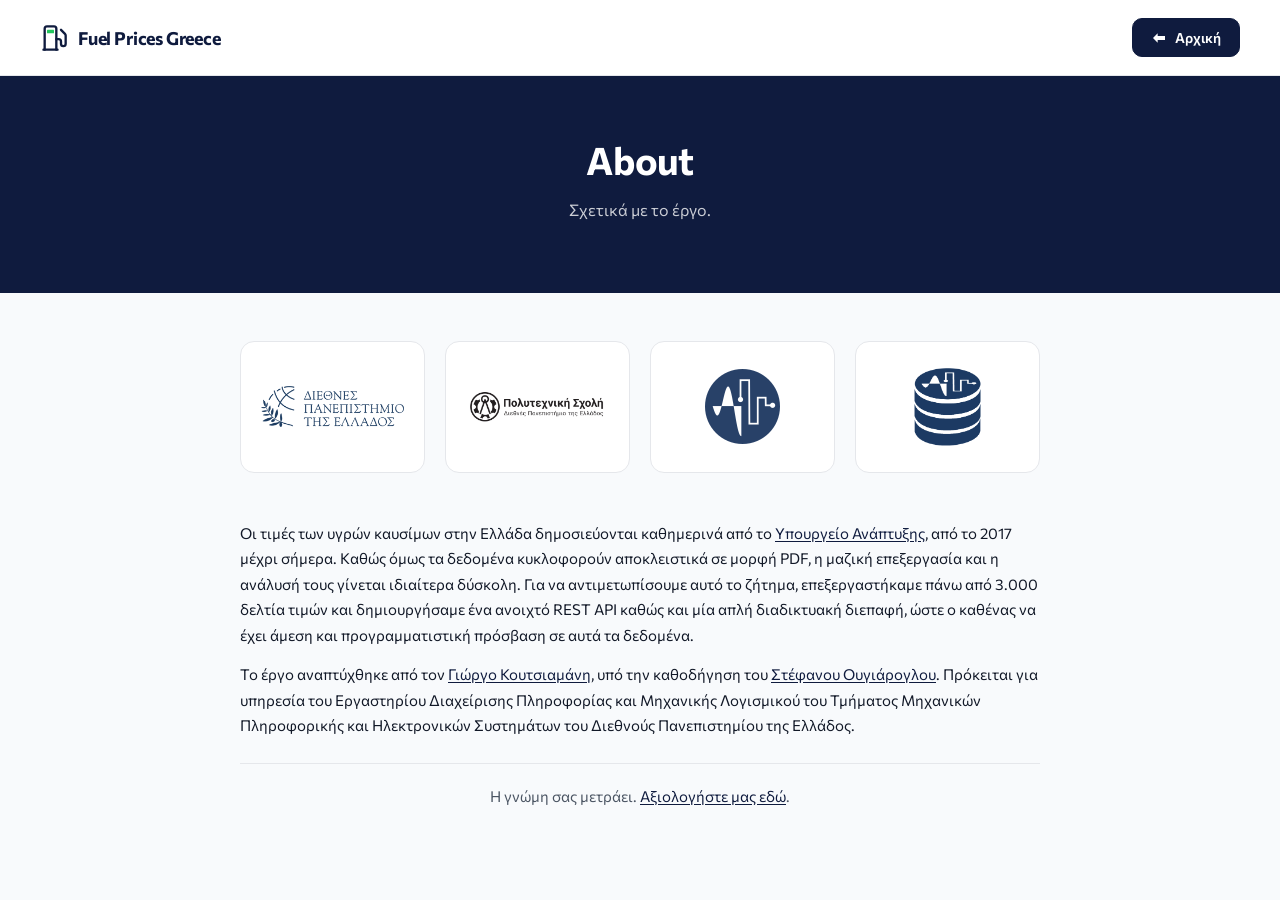
<file: about.html>
<!DOCTYPE html>
<html lang="el">
<head>
    <meta charset="UTF-8">
    <meta name="viewport" content="width=device-width, initial-scale=1.0">
    <title>About &mdash; Fuel Prices Greece</title>
    <meta name="description" content="Πληροφορίες για το έργο Fuel Prices Greece και τους ακαδημαϊκούς φορείς που το υποστηρίζουν.">

    <link rel="icon" type="image/svg+xml" href="favicon.svg">
    <link rel="preconnect" href="https://fonts.googleapis.com">
    <link rel="preconnect" href="https://fonts.gstatic.com" crossorigin>
    <link href="https://fonts.googleapis.com/css2?family=Commissioner:wght@100..900&display=swap" rel="stylesheet">
    <link rel="stylesheet" href="frontend/style.css">
</head>
<body>
    <header class="site-header">
        <a class="brand" href="/fuel">
            <svg class="brand-icon" viewBox="0 0 24 24" aria-hidden="true">
                <path d="M14 22V4a2 2 0 0 0-2-2H6a2 2 0 0 0-2 2v18" fill="none" stroke="#0f1b3e" stroke-width="2" stroke-linecap="round" stroke-linejoin="round"/>
                <line x1="3" y1="22" x2="15" y2="22" stroke="#0f1b3e" stroke-width="2" stroke-linecap="round"/>
                <rect x="6" y="5" width="6" height="3" rx="0.5" fill="#22c55e"/>
                <path d="M14 13h2a2 2 0 0 1 2 2v2a2 2 0 0 0 2 2 2 2 0 0 0 2-2V9.83a2 2 0 0 0-.59-1.42L18 5" fill="none" stroke="#0f1b3e" stroke-width="2" stroke-linecap="round" stroke-linejoin="round"/>
            </svg>
            <span class="brand-text">Fuel Prices Greece</span>
        </a>
        <div class="nav-actions">
            <a class="api-button" href="/fuel">
                <svg viewBox="0 0 24 24" aria-hidden="true" width="16" height="16">
                    <path d="M10 19l-7-7 7-7v4h11v6H10v4z" fill="currentColor"/>
                </svg>
                Αρχική
            </a>
        </div>
    </header>

    <section class="docs-hero">
        <div class="docs-hero-inner">
            <h1>About</h1>
            <p>Σχετικά με το έργο.</p>
        </div>
    </section>

    <main class="about-content">
        <section class="about-logos">
            <a href="https://www.ihu.gr/" target="_blank" rel="noopener" aria-label="International Hellenic University">
                <img src="frontend/logos/ihu-gr-logo-created17m519.png" alt="International Hellenic University">
            </a>
            <a href="https://www.ihu.gr/sxoles/polytechniki-sxoli#skopos" target="_blank" rel="noopener" aria-label="Σχολή Πολυτεχνική">
                <img src="frontend/logos/Logo_Polytexnikis.jpg" alt="Σχολή Πολυτεχνική">
            </a>
            <a href="https://iee.ihu.gr/" target="_blank" rel="noopener" aria-label="Τμήμα Μηχανικών Πληροφορικής, Υπολογιστών και Τηλεπικοινωνιών">
                <img src="frontend/logos/iee.png" alt="Τμήμα Μηχανικών Πληροφορικής, Υπολογιστών και Τηλεπικοινωνιών">
            </a>
            <a href="https://imselab.iee.ihu.gr/" target="_blank" rel="noopener" aria-label="IMSE Lab">
                <img src="frontend/logos/imselab1bt.png" alt="IMSE Lab">
            </a>
        </section>

        <section class="about-text">
            <p>Οι τιμές των υγρών καυσίμων στην Ελλάδα δημοσιεύονται καθημερινά από το <a href="https://www.fuelprices.gr/deltia_dn.view" target="_blank" rel="noopener">Υπουργείο Ανάπτυξης</a>, από το 2017 μέχρι σήμερα. Καθώς όμως τα δεδομένα κυκλοφορούν αποκλειστικά σε μορφή PDF, η μαζική επεξεργασία και η ανάλυσή τους γίνεται ιδιαίτερα δύσκολη. Για να αντιμετωπίσουμε αυτό το ζήτημα, επεξεργαστήκαμε πάνω από 3.000 δελτία τιμών και δημιουργήσαμε ένα ανοιχτό REST API καθώς και μία απλή διαδικτυακή διεπαφή, ώστε ο καθένας να έχει άμεση και προγραμματιστική πρόσβαση σε αυτά τα δεδομένα.</p>

            <p>Το έργο αναπτύχθηκε από τον <a href="https://koutsiamanis.gr/" target="_blank" rel="noopener">Γιώργο Κουτσιαμάνη</a>, υπό την καθοδήγηση του <a href="https://www.iee.ihu.gr/staff/ougiaroglou-stefanos/" target="_blank" rel="noopener">Στέφανου Ουγιάρογλου</a>. Πρόκειται για υπηρεσία του Εργαστηρίου Διαχείρισης Πληροφορίας και Μηχανικής Λογισμικού του Τμήματος Μηχανικών Πληροφορικής και Ηλεκτρονικών Συστημάτων του Διεθνούς Πανεπιστημίου της Ελλάδος.</p>

            <p class="about-feedback">Η γνώμη σας μετράει. <a href="https://forms.gle/AHh8kTjkhty5etCDA" target="_blank" rel="noopener">Αξιολογήστε μας εδώ</a>.</p>
        </section>
    </main>


</body>
</html>
</file>
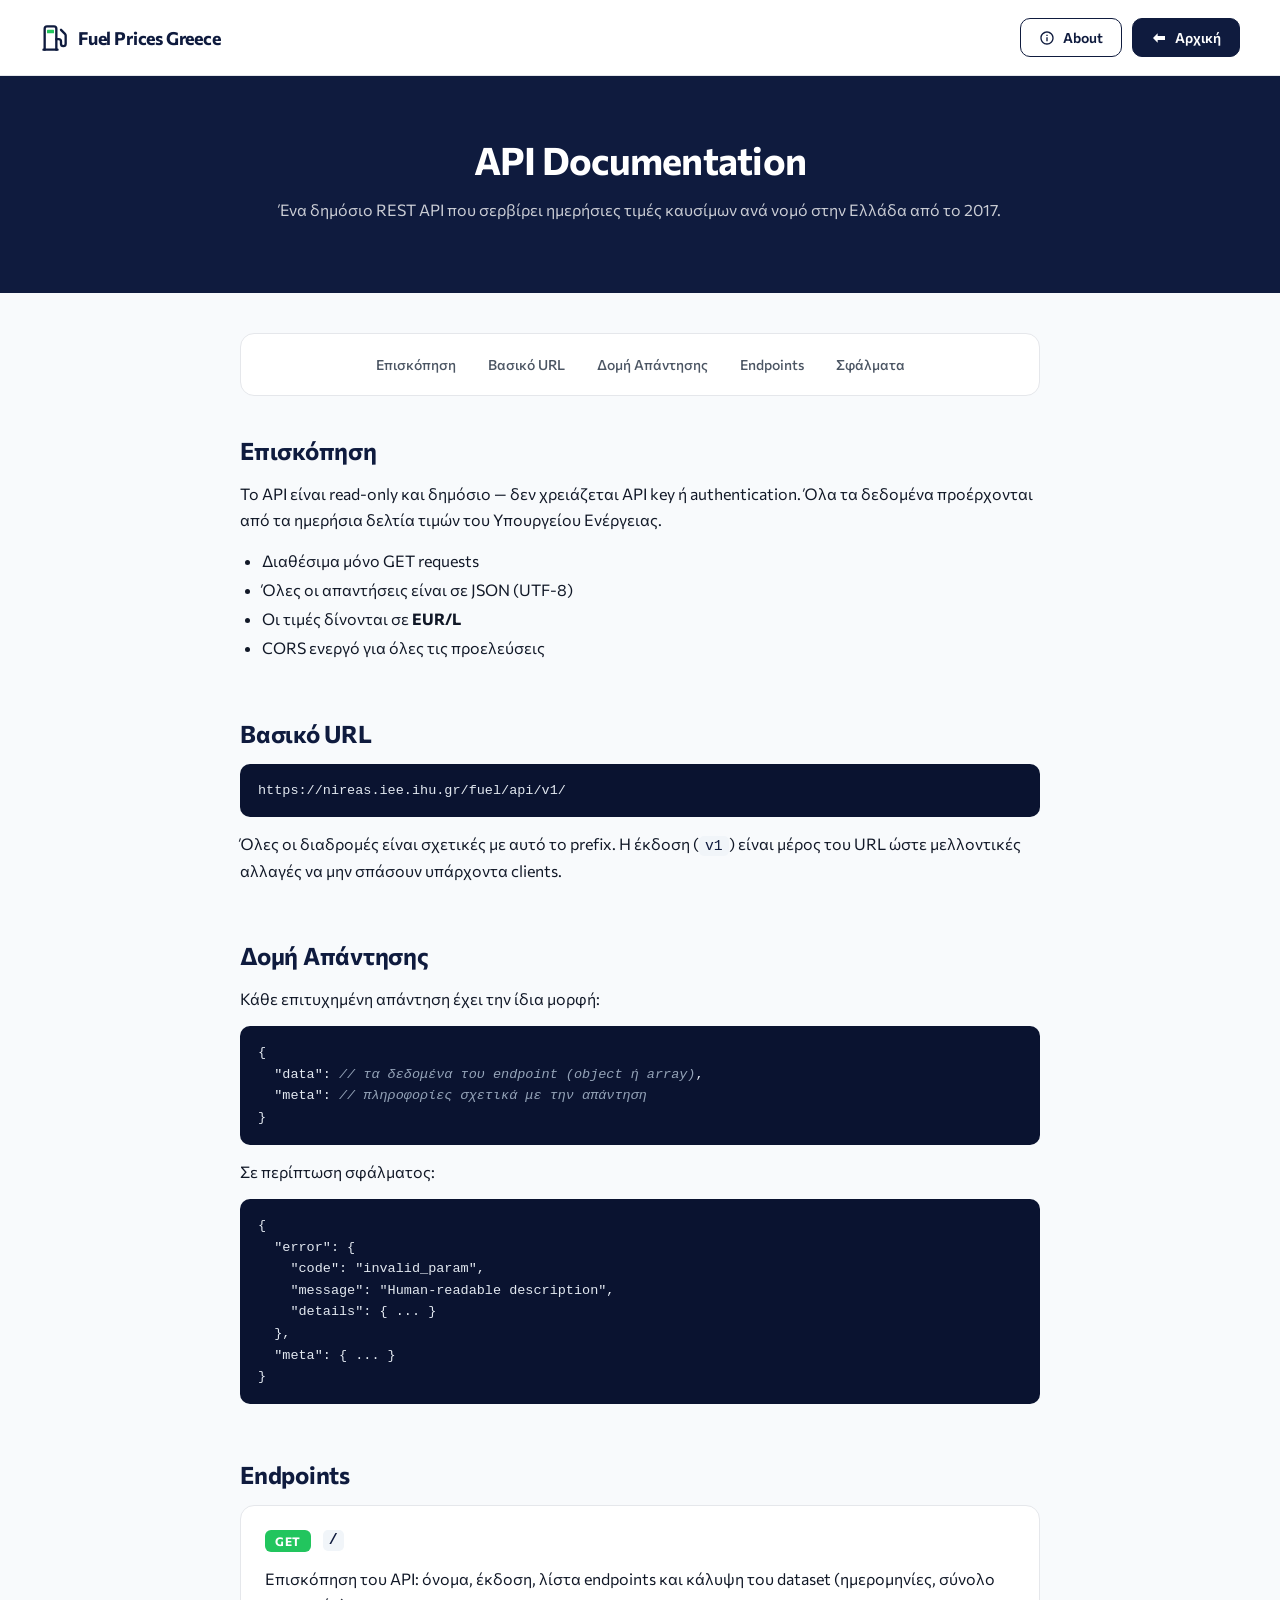
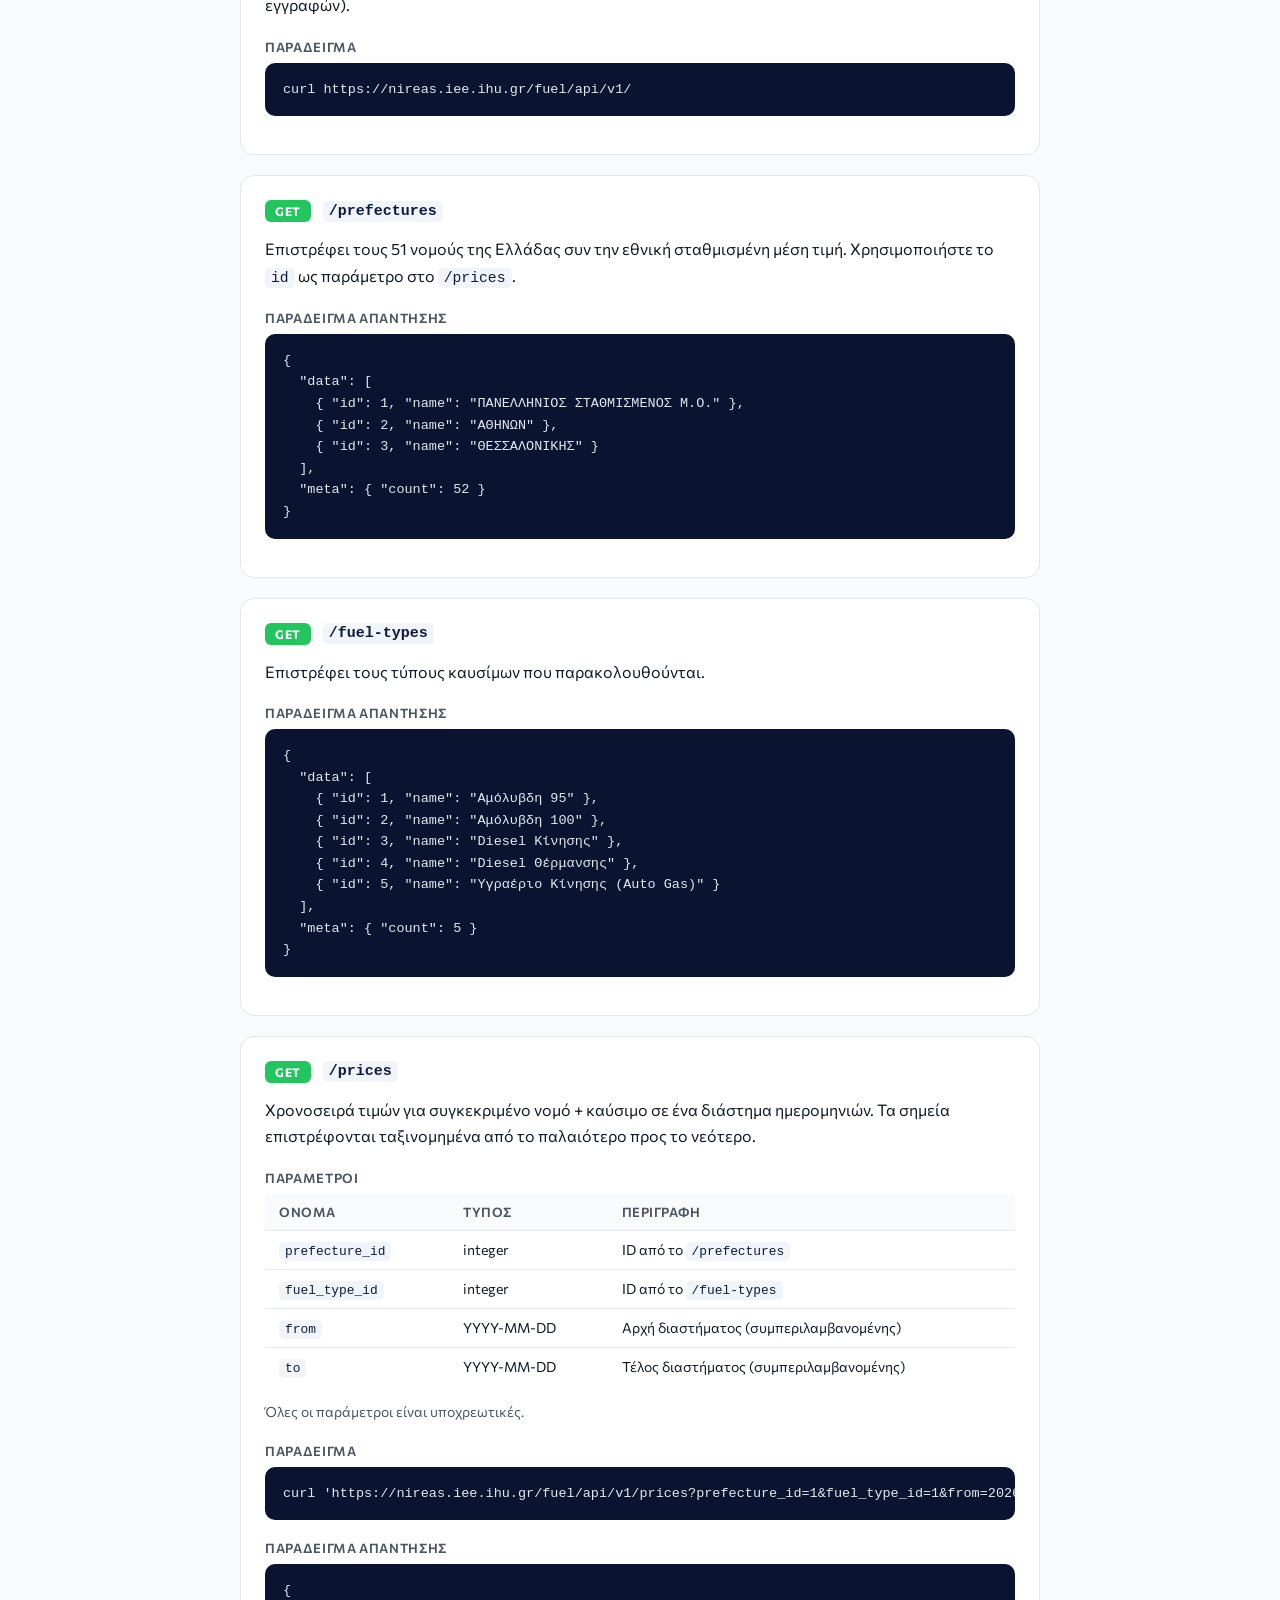
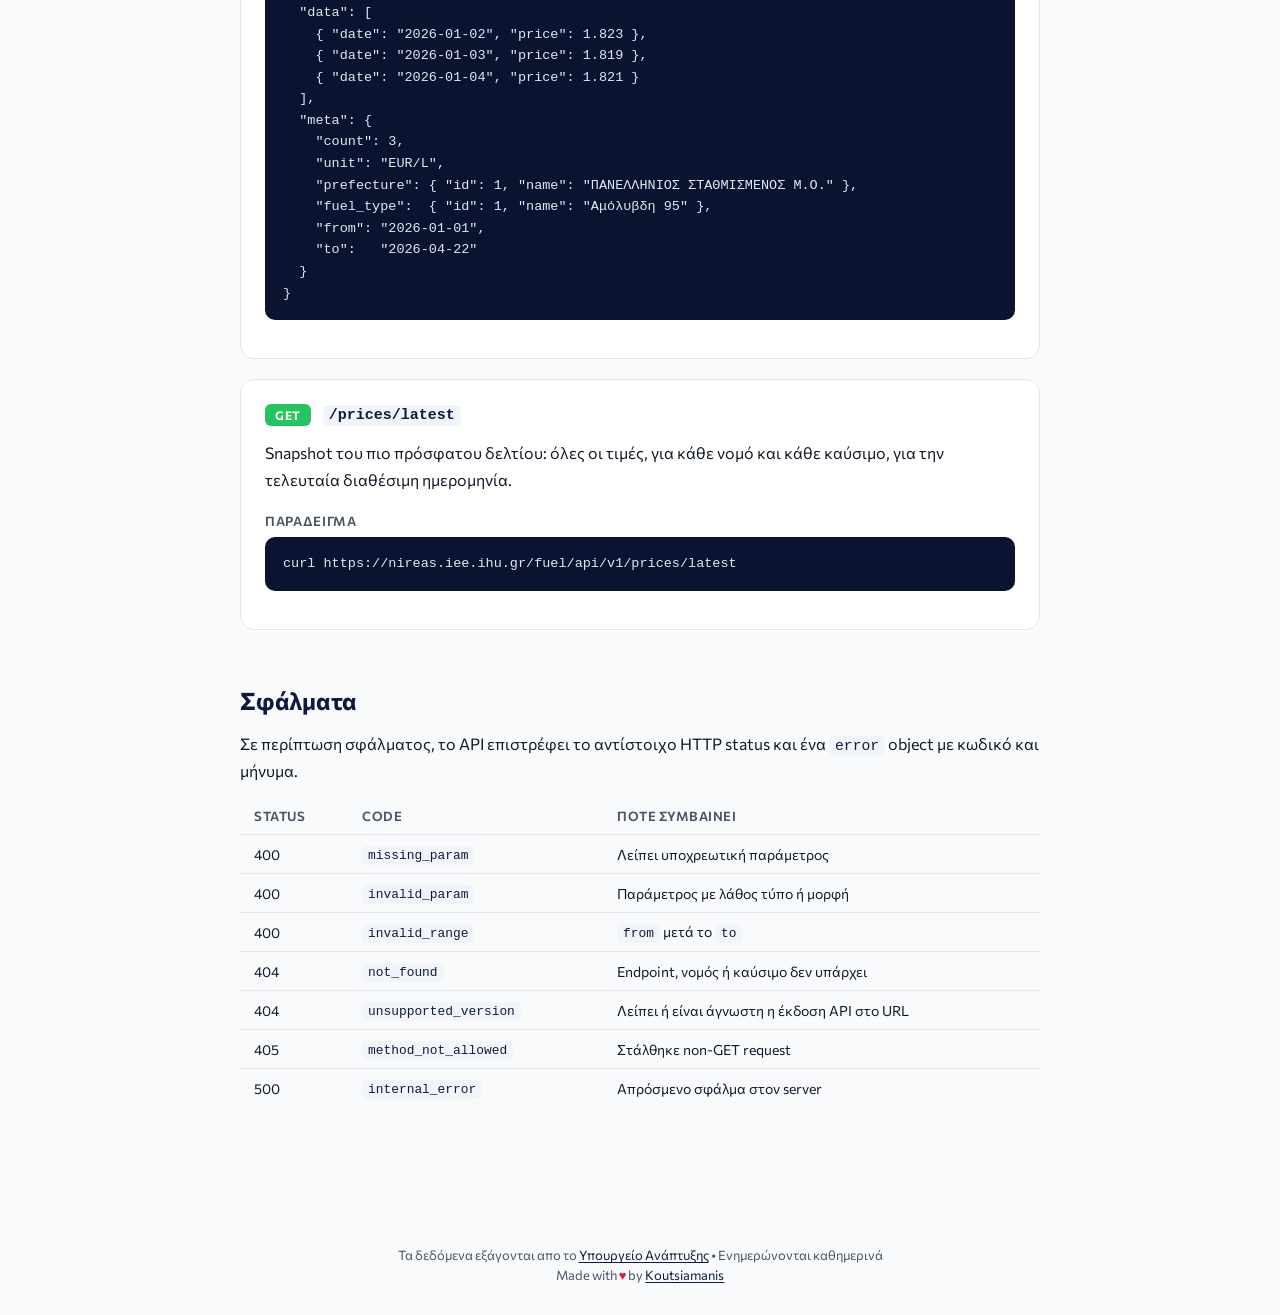
<file: docs.html>
<!DOCTYPE html>
<html lang="el">
<head>
    <meta charset="UTF-8">
    <meta name="viewport" content="width=device-width, initial-scale=1.0">
    <title>API Docs &mdash; Fuel Prices Greece</title>
    <meta name="description" content="Τεκμηρίωση του δημόσιου REST API για τις ημερήσιες τιμές καυσίμων στην Ελλάδα — endpoints, παραδείγματα και κωδικοί σφαλμάτων.">

    <meta property="og:type" content="website">
    <meta property="og:title" content="API Docs — Fuel Prices Greece">
    <meta property="og:description" content="Τεκμηρίωση του δημόσιου REST API για τις ημερήσιες τιμές καυσίμων στην Ελλάδα — endpoints, παραδείγματα και κωδικοί σφαλμάτων.">
    <meta property="og:image" content="https://nireas.iee.ihu.gr/fuel/og-image.png">
    <meta property="og:url" content="https://nireas.iee.ihu.gr/fuel/docs">
    <meta property="og:site_name" content="Fuel Prices Greece">
    <meta property="og:locale" content="el_GR">

    <meta name="twitter:card" content="summary_large_image">
    <meta name="twitter:title" content="API Docs — Fuel Prices Greece">
    <meta name="twitter:description" content="Τεκμηρίωση του δημόσιου REST API για τις ημερήσιες τιμές καυσίμων στην Ελλάδα — endpoints, παραδείγματα και κωδικοί σφαλμάτων.">
    <meta name="twitter:image" content="https://nireas.iee.ihu.gr/fuel/og-image.png">

    <link rel="icon" type="image/svg+xml" href="favicon.svg">
    <link rel="preconnect" href="https://fonts.googleapis.com">
    <link rel="preconnect" href="https://fonts.gstatic.com" crossorigin>
    <link href="https://fonts.googleapis.com/css2?family=Commissioner:wght@100..900&display=swap" rel="stylesheet">
    <link rel="stylesheet" href="frontend/style.css">
</head>
<body>
    <header class="site-header">
        <a class="brand" href="/fuel">
            <svg class="brand-icon" viewBox="0 0 24 24" aria-hidden="true">
                <path d="M14 22V4a2 2 0 0 0-2-2H6a2 2 0 0 0-2 2v18" fill="none" stroke="#0f1b3e" stroke-width="2" stroke-linecap="round" stroke-linejoin="round"/>
                <line x1="3" y1="22" x2="15" y2="22" stroke="#0f1b3e" stroke-width="2" stroke-linecap="round"/>
                <rect x="6" y="5" width="6" height="3" rx="0.5" fill="#22c55e"/>
                <path d="M14 13h2a2 2 0 0 1 2 2v2a2 2 0 0 0 2 2 2 2 0 0 0 2-2V9.83a2 2 0 0 0-.59-1.42L18 5" fill="none" stroke="#0f1b3e" stroke-width="2" stroke-linecap="round" stroke-linejoin="round"/>
            </svg>
            <span class="brand-text">Fuel Prices Greece</span>
        </a>
        <div class="nav-actions">
            <a class="about-button" href="about">
                <svg viewBox="0 0 24 24" aria-hidden="true" width="16" height="16">
                    <path d="M12 2C6.48 2 2 6.48 2 12s4.48 10 10 10 10-4.48 10-10S17.52 2 12 2zm0 18c-4.41 0-8-3.59-8-8s3.59-8 8-8 8 3.59 8 8-3.59 8-8 8zm-1-13h2v2h-2zm0 4h2v6h-2z" fill="currentColor"/>
                </svg>
                About
            </a>
            <a class="api-button" href="/fuel">
                <svg viewBox="0 0 24 24" aria-hidden="true" width="16" height="16">
                    <path d="M10 19l-7-7 7-7v4h11v6H10v4z" fill="currentColor"/>
                </svg>
                Αρχική
            </a>
        </div>
    </header>

    <section class="docs-hero">
        <div class="docs-hero-inner">
            <h1>API Documentation</h1>
            <p>Ένα δημόσιο REST API που σερβίρει ημερήσιες τιμές καυσίμων ανά νομό στην Ελλάδα από το 2017.</p>
        </div>
    </section>

    <main class="docs-content">
        <nav class="docs-toc" aria-label="Πίνακας περιεχομένων">
            <a href="#overview">Επισκόπηση</a>
            <a href="#base-url">Βασικό URL</a>
            <a href="#response-format">Δομή Απάντησης</a>
            <a href="#endpoints">Endpoints</a>
            <a href="#errors">Σφάλματα</a>
        </nav>

        <section id="overview" class="docs-section">
            <h2>Επισκόπηση</h2>
            <p>Το API είναι read-only και δημόσιο &mdash; δεν χρειάζεται API key ή authentication. Όλα τα δεδομένα προέρχονται από τα ημερήσια δελτία τιμών του Υπουργείου Ενέργειας.</p>
            <ul class="bullets">
                <li>Διαθέσιμα μόνο GET requests</li>
                <li>Όλες οι απαντήσεις είναι σε JSON (UTF-8)</li>
                <li>Οι τιμές δίνονται σε <strong>EUR/L</strong></li>
                <li>CORS ενεργό για όλες τις προελεύσεις</li>
            </ul>
        </section>

        <section id="base-url" class="docs-section">
            <h2>Βασικό URL</h2>
            <pre class="code"><span class="code-line">https://nireas.iee.ihu.gr/fuel/api/v1/</span></pre>
            <p>Όλες οι διαδρομές είναι σχετικές με αυτό το prefix. Η έκδοση (<code>v1</code>) είναι μέρος του URL ώστε μελλοντικές αλλαγές να μην σπάσουν υπάρχοντα clients.</p>
        </section>

        <section id="response-format" class="docs-section">
            <h2>Δομή Απάντησης</h2>
            <p>Κάθε επιτυχημένη απάντηση έχει την ίδια μορφή:</p>
            <pre class="code">{
  "data": <span class="code-comment">// τα δεδομένα του endpoint (object ή array)</span>,
  "meta": <span class="code-comment">// πληροφορίες σχετικά με την απάντηση</span>
}</pre>
            <p>Σε περίπτωση σφάλματος:</p>
            <pre class="code">{
  "error": {
    "code": "invalid_param",
    "message": "Human-readable description",
    "details": { ... }
  },
  "meta": { ... }
}</pre>
        </section>

        <section id="endpoints" class="docs-section">
            <h2>Endpoints</h2>

            <article class="endpoint" id="ep-root">
                <header>
                    <span class="method-badge">GET</span>
                    <code class="endpoint-path">/</code>
                </header>
                <p>Επισκόπηση του API: όνομα, έκδοση, λίστα endpoints και κάλυψη του dataset (ημερομηνίες, σύνολο εγγραφών).</p>
                <h4>Παράδειγμα</h4>
                <pre class="code">curl https://nireas.iee.ihu.gr/fuel/api/v1/</pre>
            </article>

            <article class="endpoint" id="ep-prefectures">
                <header>
                    <span class="method-badge">GET</span>
                    <code class="endpoint-path">/prefectures</code>
                </header>
                <p>Επιστρέφει τους 51 νομούς της Ελλάδας συν την εθνική σταθμισμένη μέση τιμή. Χρησιμοποιήστε το <code>id</code> ως παράμετρο στο <code>/prices</code>.</p>
                <h4>Παράδειγμα απάντησης</h4>
                <pre class="code">{
  "data": [
    { "id": 1, "name": "ΠΑΝΕΛΛΗΝΙΟΣ ΣΤΑΘΜΙΣΜΕΝΟΣ Μ.Ο." },
    { "id": 2, "name": "ΑΘΗΝΩΝ" },
    { "id": 3, "name": "ΘΕΣΣΑΛΟΝΙΚΗΣ" }
  ],
  "meta": { "count": 52 }
}</pre>
            </article>

            <article class="endpoint" id="ep-fuel-types">
                <header>
                    <span class="method-badge">GET</span>
                    <code class="endpoint-path">/fuel-types</code>
                </header>
                <p>Επιστρέφει τους τύπους καυσίμων που παρακολουθούνται.</p>
                <h4>Παράδειγμα απάντησης</h4>
                <pre class="code">{
  "data": [
    { "id": 1, "name": "Αμόλυβδη 95" },
    { "id": 2, "name": "Αμόλυβδη 100" },
    { "id": 3, "name": "Diesel Κίνησης" },
    { "id": 4, "name": "Diesel Θέρμανσης" },
    { "id": 5, "name": "Υγραέριο Κίνησης (Auto Gas)" }
  ],
  "meta": { "count": 5 }
}</pre>
            </article>

            <article class="endpoint" id="ep-prices">
                <header>
                    <span class="method-badge">GET</span>
                    <code class="endpoint-path">/prices</code>
                </header>
                <p>Χρονοσειρά τιμών για συγκεκριμένο νομό + καύσιμο σε ένα διάστημα ημερομηνιών. Τα σημεία επιστρέφονται ταξινομημένα από το παλαιότερο προς το νεότερο.</p>

                <h4>Παράμετροι</h4>
                <table class="params-table">
                    <thead>
                        <tr><th>Όνομα</th><th>Τύπος</th><th>Περιγραφή</th></tr>
                    </thead>
                    <tbody>
                        <tr><td><code>prefecture_id</code></td><td>integer</td><td>ID από το <code>/prefectures</code></td></tr>
                        <tr><td><code>fuel_type_id</code></td><td>integer</td><td>ID από το <code>/fuel-types</code></td></tr>
                        <tr><td><code>from</code></td><td>YYYY-MM-DD</td><td>Αρχή διαστήματος (συμπεριλαμβανομένης)</td></tr>
                        <tr><td><code>to</code></td><td>YYYY-MM-DD</td><td>Τέλος διαστήματος (συμπεριλαμβανομένης)</td></tr>
                    </tbody>
                </table>
                <p class="hint">Όλες οι παράμετροι είναι υποχρεωτικές.</p>

                <h4>Παράδειγμα</h4>
                <pre class="code">curl 'https://nireas.iee.ihu.gr/fuel/api/v1/prices?prefecture_id=1&fuel_type_id=1&from=2026-01-01&to=2026-04-22'</pre>

                <h4>Παράδειγμα απάντησης</h4>
                <pre class="code">{
  "data": [
    { "date": "2026-01-02", "price": 1.823 },
    { "date": "2026-01-03", "price": 1.819 },
    { "date": "2026-01-04", "price": 1.821 }
  ],
  "meta": {
    "count": 3,
    "unit": "EUR/L",
    "prefecture": { "id": 1, "name": "ΠΑΝΕΛΛΗΝΙΟΣ ΣΤΑΘΜΙΣΜΕΝΟΣ Μ.Ο." },
    "fuel_type":  { "id": 1, "name": "Αμόλυβδη 95" },
    "from": "2026-01-01",
    "to":   "2026-04-22"
  }
}</pre>
            </article>

            <article class="endpoint" id="ep-prices-latest">
                <header>
                    <span class="method-badge">GET</span>
                    <code class="endpoint-path">/prices/latest</code>
                </header>
                <p>Snapshot του πιο πρόσφατου δελτίου: όλες οι τιμές, για κάθε νομό και κάθε καύσιμο, για την τελευταία διαθέσιμη ημερομηνία.</p>
                <h4>Παράδειγμα</h4>
                <pre class="code">curl https://nireas.iee.ihu.gr/fuel/api/v1/prices/latest</pre>
            </article>
        </section>

        <section id="errors" class="docs-section">
            <h2>Σφάλματα</h2>
            <p>Σε περίπτωση σφάλματος, το API επιστρέφει το αντίστοιχο HTTP status και ένα <code>error</code> object με κωδικό και μήνυμα.</p>
            <table class="params-table">
                <thead>
                    <tr><th>Status</th><th>Code</th><th>Πότε συμβαίνει</th></tr>
                </thead>
                <tbody>
                    <tr><td>400</td><td><code>missing_param</code></td><td>Λείπει υποχρεωτική παράμετρος</td></tr>
                    <tr><td>400</td><td><code>invalid_param</code></td><td>Παράμετρος με λάθος τύπο ή μορφή</td></tr>
                    <tr><td>400</td><td><code>invalid_range</code></td><td><code>from</code> μετά το <code>to</code></td></tr>
                    <tr><td>404</td><td><code>not_found</code></td><td>Endpoint, νομός ή καύσιμο δεν υπάρχει</td></tr>
                    <tr><td>404</td><td><code>unsupported_version</code></td><td>Λείπει ή είναι άγνωστη η έκδοση API στο URL</td></tr>
                    <tr><td>405</td><td><code>method_not_allowed</code></td><td>Στάλθηκε non-GET request</td></tr>
                    <tr><td>500</td><td><code>internal_error</code></td><td>Απρόσμενο σφάλμα στον server</td></tr>
                </tbody>
            </table>
        </section>
    </main>

    <footer class="site-footer">
        <p>Τα δεδόμενα εξάγονται απο το <a href="https://www.fuelprices.gr/deltia_dn.view" target="_blank" rel="noopener">Υπουργείο Ανάπτυξης</a> &bull; Ενημερώνονται καθημερινά</p>
        <p>Made with <span class="heart" aria-label="love">&hearts;</span> by <a href="https://koutsiamanis.gr/" target="_blank" rel="noopener">Koutsiamanis</a></p>
    </footer>
</body>
</html>
</file>
<file: frontend/style.css>
:root {
    --navy: #0f1b3e;
    --navy-deep: #0a1330;
    --green: #22c55e;
    --green-dark: #16a34a;
    --blue: #60a5fa;
    --ink: #111827;
    --ink-soft: #4b5563;
    --line: #e5e7eb;
    --bg: #f8fafc;
    --card: #ffffff;
    --radius: 14px;
    --shadow-card: 0 20px 40px -20px rgba(15, 27, 62, 0.25), 0 8px 16px -10px rgba(15, 27, 62, 0.12);
    --shadow-chip: 0 1px 2px rgba(15, 27, 62, 0.08);
}

* {
    box-sizing: border-box;
}

html, body {
    margin: 0;
    padding: 0;
    width: 100%;
    overflow-x: clip;
}

body {
    font-family: 'Commissioner', -apple-system, BlinkMacSystemFont, 'Segoe UI', Roboto, sans-serif;
    color: var(--ink);
    background: var(--bg);
    -webkit-font-smoothing: antialiased;
    min-height: 100vh;
    display: flex;
    flex-direction: column;
}

/* Flex children default to min-width: auto, which refuses to shrink below
   their widest content (long URLs in <pre>, etc.) and blows out the viewport
   on narrow screens. Force them to shrink. */
body > * {
    min-width: 0;
    width: 100%;
    box-sizing: border-box;
}

/* Defensive: long Greek text and URLs should always be allowed to break
   rather than push parents wider than their constrained width. */
p, li, h1, h2, h3, h4, h5 {
    overflow-wrap: break-word;
    word-wrap: break-word;
}

main {
    flex: 1;
}

/* ---- Header ---- */

.site-header {
    background: #ffffff;
    display: flex;
    align-items: center;
    justify-content: space-between;
    padding: 18px 40px;
    border-bottom: 1px solid var(--line);
}

.brand {
    display: flex;
    align-items: center;
    gap: 10px;
    text-decoration: none;
    color: var(--navy);
    font-weight: 700;
    font-size: 18px;
}

.brand-icon {
    width: 28px;
    height: 28px;
}

.brand-text {
    letter-spacing: -0.01em;
}

.nav-actions {
    display: flex;
    gap: 10px;
}

.api-button,
.about-button {
    display: inline-flex;
    align-items: center;
    gap: 8px;
    padding: 10px 18px;
    border-radius: 10px;
    font-size: 14px;
    font-weight: 600;
    text-decoration: none;
    transition: background 0.15s ease, color 0.15s ease, border-color 0.15s ease;
}

.api-button {
    background: var(--navy);
    color: #fff;
    border: 1.5px solid var(--navy);
}

.api-button:hover {
    background: var(--navy-deep);
    border-color: var(--navy-deep);
}

.about-button {
    background: #fff;
    color: var(--navy);
    border: 1.5px solid var(--navy);
}

.about-button:hover {
    background: var(--navy);
    color: #fff;
}

/* ---- Hero ---- */

.hero {
    background: var(--navy);
    color: #fff;
    padding: 36px 40px 90px;
    position: relative;
    text-align: center;
}

.hero-title {
    font-size: clamp(28px, 4vw, 40px);
    font-weight: 700;
    margin: 0 0 40px;
    letter-spacing: -0.02em;
}

.controls {
    display: flex;
    gap: 20px;
    justify-content: center;
    flex-wrap: wrap;
    max-width: 1100px;
    margin: 0 auto;
    position: relative;
    z-index: 5;
}

.control {
    display: flex;
    flex-direction: column;
    gap: 8px;
    align-items: flex-start;
    text-align: left;
    flex: 1 1 220px;
    min-width: 0;
}

.control-label {
    font-size: 13px;
    font-weight: 500;
    color: rgba(255, 255, 255, 0.75);
}

.control-input {
    width: 100%;
    padding: 12px 14px;
    border-radius: 10px;
    border: 1px solid rgba(255, 255, 255, 0.15);
    background: rgba(255, 255, 255, 0.08);
    color: #fff;
    font-size: 15px;
    font-family: inherit;
    appearance: none;
    background-image: url("data:image/svg+xml;utf8,<svg xmlns='http://www.w3.org/2000/svg' viewBox='0 0 20 20' fill='white'><path d='M5 8l5 5 5-5H5z'/></svg>");
    background-repeat: no-repeat;
    background-position: right 12px center;
    background-size: 18px;
    padding-right: 38px;
    cursor: pointer;
    transition: border-color 0.15s ease, background-color 0.15s ease;
}

.control-input:hover {
    background-color: rgba(255, 255, 255, 0.12);
}

.control-input:focus {
    outline: none;
    border-color: var(--green);
    background-color: rgba(255, 255, 255, 0.12);
}

.control-input option {
    background: var(--navy);
    color: #fff;
}

/* Multi-select dropdown */
.multi-select {
    position: relative;
    width: 100%;
}

.multi-select-trigger {
    width: 100%;
    padding: 12px 14px;
    border-radius: 10px;
    border: 1px solid rgba(255, 255, 255, 0.15);
    background: rgba(255, 255, 255, 0.08);
    color: #fff;
    font-size: 15px;
    font-family: inherit;
    cursor: pointer;
    display: flex;
    align-items: center;
    justify-content: space-between;
    gap: 8px;
    transition: border-color 0.15s ease, background-color 0.15s ease;
    text-align: left;
}

.multi-select-trigger:hover {
    background: rgba(255, 255, 255, 0.12);
}

.multi-select.is-open .multi-select-trigger,
.multi-select-trigger:focus {
    outline: none;
    border-color: var(--green);
    background: rgba(255, 255, 255, 0.12);
}

.trigger-label {
    flex: 1;
    overflow: hidden;
    text-overflow: ellipsis;
    white-space: nowrap;
}

.trigger-caret {
    flex-shrink: 0;
    transition: transform 0.15s ease;
}

.multi-select.is-open .trigger-caret {
    transform: rotate(180deg);
}

.multi-select-panel {
    position: absolute;
    top: calc(100% + 6px);
    left: 0;
    right: 0;
    z-index: 10;
    background: #fff;
    border: 1px solid var(--line);
    border-radius: 10px;
    box-shadow: 0 12px 24px -12px rgba(15, 27, 62, 0.35);
    max-height: 280px;
    overflow-y: auto;
    padding: 6px;
}

.multi-option {
    display: flex;
    align-items: center;
    gap: 10px;
    padding: 8px 10px;
    border-radius: 7px;
    cursor: pointer;
    color: var(--ink);
    font-size: 14px;
    user-select: none;
}

.multi-option:hover {
    background: var(--bg);
}

.multi-option input[type="checkbox"] {
    margin: 0;
    width: 16px;
    height: 16px;
    accent-color: var(--green);
    cursor: pointer;
}

.multi-option.is-selected {
    color: var(--navy);
    font-weight: 500;
}

.range-chips {
    display: flex;
    gap: 4px;
    background: rgba(255, 255, 255, 0.08);
    border: 1px solid rgba(255, 255, 255, 0.15);
    border-radius: 10px;
    padding: 4px;
    width: 100%;
}

.chip {
    flex: 1;
    padding: 9px 8px;
    border: none;
    background: transparent;
    color: rgba(255, 255, 255, 0.75);
    font-size: 13px;
    font-weight: 600;
    font-family: inherit;
    border-radius: 7px;
    cursor: pointer;
    transition: background 0.15s ease, color 0.15s ease;
}

.chip:hover {
    color: #fff;
}

.chip.is-active {
    background: var(--green);
    color: #fff;
    box-shadow: var(--shadow-chip);
}

/* ---- Chart card ---- */

.chart-card {
    background: var(--card);
    max-width: 1100px;
    margin: -40px auto 40px;
    padding: 32px;
    border-radius: var(--radius);
    box-shadow: var(--shadow-card);
    position: relative;
    z-index: 2;
}

.chart-wrap {
    position: relative;
    height: 420px;
}

.chart-status {
    position: absolute;
    inset: 0;
    display: flex;
    align-items: center;
    justify-content: center;
    background: rgba(255, 255, 255, 0.85);
    color: var(--ink-soft);
    font-size: 14px;
    font-weight: 500;
    z-index: 3;
    border-radius: var(--radius);
    pointer-events: none;
}

.chart-status[hidden] {
    display: none;
}

.chart-status[data-kind="error"] {
    color: #b91c1c;
}

/* ---- Latest prices section ---- */

.latest-section {
    max-width: 1100px;
    margin: 0 auto 32px;
    padding: 0;
    text-align: center;
    position: relative;
    z-index: 5;
}

.latest-title {
    font-size: 20px;
    font-weight: 600;
    color: #fff;
    margin: 0 0 4px;
    letter-spacing: -0.01em;
}

.latest-subtitle {
    font-size: 13px;
    color: rgba(255, 255, 255, 0.7);
    margin: 0 0 16px;
}

.latest-grid {
    display: grid;
    grid-template-columns: repeat(4, 1fr);
    gap: 14px;
}

.latest-card {
    background: var(--card);
    border: 1px solid var(--line);
    border-radius: var(--radius);
    padding: 18px 20px;
    text-align: left;
    box-shadow: 0 1px 2px rgba(15, 27, 62, 0.04);
    transition: box-shadow 0.15s ease, transform 0.15s ease;
}

.latest-card:hover {
    transform: translateY(-2px);
    box-shadow: 0 8px 16px -8px rgba(15, 27, 62, 0.18);
}

.latest-card-name {
    font-size: 13px;
    font-weight: 500;
    color: var(--ink-soft);
    margin-bottom: 10px;
}

.latest-card-price {
    font-size: 26px;
    font-weight: 700;
    color: var(--navy);
    letter-spacing: -0.02em;
    line-height: 1.1;
}

.latest-card-unit {
    font-size: 13px;
    font-weight: 500;
    color: var(--ink-soft);
    margin-left: 4px;
}

@media (max-width: 768px) {
    .latest-section {
        margin: 0 0 24px;
        padding: 0;
    }

    .latest-grid {
        grid-template-columns: repeat(2, 1fr);
        gap: 10px;
    }

    .latest-card {
        padding: 14px 16px;
    }

    .latest-card-price {
        font-size: 22px;
    }
}

/* ---- About page ---- */

.about-content {
    max-width: 880px;
    margin: 0 auto;
    padding: 48px 40px 60px;
}

.about-logos {
    display: grid;
    grid-template-columns: repeat(4, 1fr);
    gap: 20px;
    margin-bottom: 48px;
    align-items: stretch;
}

.about-logos a {
    display: flex;
    align-items: center;
    justify-content: center;
    padding: 20px;
    background: #fff;
    border: 1px solid var(--line);
    border-radius: var(--radius);
    transition: transform 0.15s ease, box-shadow 0.15s ease, border-color 0.15s ease;
    min-height: 130px;
}

.about-logos a:hover {
    transform: translateY(-2px);
    box-shadow: 0 8px 16px -8px rgba(15, 27, 62, 0.18);
    border-color: var(--navy);
}

.about-logos img {
    max-width: 100%;
    max-height: 90px;
    width: auto;
    height: auto;
    object-fit: contain;
}

.about-text {
    line-height: 1.7;
    color: var(--ink);
    font-size: 15px;
}

.about-text p {
    margin: 0 0 14px;
}

.about-text a {
    color: var(--navy);
    text-decoration: underline;
    text-underline-offset: 2px;
    transition: color 0.15s ease;
}

.about-text a:hover {
    color: var(--green-dark);
}

.about-feedback {
    margin-top: 24px !important;
    padding-top: 20px;
    border-top: 1px solid var(--line);
    text-align: center;
    color: var(--ink-soft);
}

@media (max-width: 768px) {
    .about-content {
        padding: 32px 16px 40px;
    }

    .about-logos {
        grid-template-columns: repeat(2, 1fr);
        gap: 12px;
        margin-bottom: 36px;
    }

    .about-logos a {
        padding: 14px;
        min-height: 100px;
    }

    .about-logos img {
        max-height: 70px;
    }
}

/* ---- Docs page ---- */

.docs-hero {
    background: var(--navy);
    color: #fff;
    padding: 60px 40px 70px;
    text-align: center;
}

.docs-hero-inner {
    max-width: 800px;
    margin: 0 auto;
}

.docs-hero h1 {
    font-size: clamp(28px, 4vw, 38px);
    font-weight: 700;
    margin: 0 0 14px;
    letter-spacing: -0.02em;
}

.docs-hero p {
    margin: 0;
    font-size: 16px;
    color: rgba(255, 255, 255, 0.78);
    line-height: 1.6;
}

.docs-content {
    max-width: 880px;
    margin: 0 auto;
    padding: 40px 40px 60px;
}

.docs-toc {
    display: flex;
    flex-wrap: wrap;
    justify-content: center;
    gap: 8px;
    padding: 16px;
    background: #fff;
    border: 1px solid var(--line);
    border-radius: var(--radius);
    margin-bottom: 40px;
}

.docs-toc a {
    padding: 6px 12px;
    border-radius: 8px;
    color: var(--ink-soft);
    text-decoration: none;
    font-size: 14px;
    font-weight: 500;
    transition: background 0.15s ease, color 0.15s ease;
}

.docs-toc a:hover {
    background: var(--bg);
    color: var(--navy);
}

.docs-section {
    margin-bottom: 56px;
    scroll-margin-top: 24px;
}

.docs-section h2 {
    font-size: 24px;
    font-weight: 700;
    margin: 0 0 16px;
    color: var(--navy);
    letter-spacing: -0.01em;
}

.docs-section p {
    line-height: 1.65;
    color: var(--ink);
    margin: 0 0 14px;
}

.docs-section .hint {
    color: var(--ink-soft);
    font-size: 14px;
}

.bullets {
    margin: 0 0 14px;
    padding-left: 22px;
    line-height: 1.8;
    color: var(--ink);
}

.endpoint {
    background: #fff;
    border: 1px solid var(--line);
    border-radius: var(--radius);
    padding: 24px;
    margin-bottom: 20px;
    scroll-margin-top: 24px;
}

.endpoint header {
    display: flex;
    align-items: center;
    gap: 12px;
    flex-wrap: wrap;
    margin-bottom: 14px;
}

.endpoint h4 {
    font-size: 13px;
    font-weight: 600;
    text-transform: uppercase;
    letter-spacing: 0.05em;
    color: var(--ink-soft);
    margin: 20px 0 8px;
}

.method-badge {
    background: var(--green);
    color: #fff;
    font-size: 12px;
    font-weight: 700;
    padding: 4px 10px;
    border-radius: 6px;
    letter-spacing: 0.05em;
}

.endpoint-path {
    font-family: 'JetBrains Mono', 'SFMono-Regular', Consolas, 'Liberation Mono', monospace;
    font-size: 15px;
    color: var(--navy);
    font-weight: 600;
    word-break: break-all;
}

code {
    font-family: 'JetBrains Mono', 'SFMono-Regular', Consolas, 'Liberation Mono', monospace;
    font-size: 0.92em;
    background: #f1f5f9;
    color: var(--navy);
    padding: 2px 6px;
    border-radius: 5px;
}

pre.code {
    background: var(--navy-deep);
    color: #e2e8f0;
    padding: 16px 18px;
    border-radius: 10px;
    overflow-x: auto;
    max-width: 100%;
    box-sizing: border-box;
    font-family: 'JetBrains Mono', 'SFMono-Regular', Consolas, 'Liberation Mono', monospace;
    font-size: 13.5px;
    line-height: 1.6;
    margin: 0 0 14px;
    -webkit-overflow-scrolling: touch;
}

pre.code code {
    background: transparent;
    color: inherit;
    padding: 0;
}

.code-comment {
    color: #94a3b8;
    font-style: italic;
}

.params-table {
    width: 100%;
    border-collapse: collapse;
    margin: 8px 0 14px;
    font-size: 14px;
}

.params-table th,
.params-table td {
    text-align: left;
    padding: 10px 14px;
    border-bottom: 1px solid var(--line);
}

.params-table th {
    background: var(--bg);
    color: var(--ink-soft);
    font-weight: 600;
    font-size: 13px;
    text-transform: uppercase;
    letter-spacing: 0.04em;
}

.params-table tbody tr:last-child td {
    border-bottom: none;
}

@media (max-width: 640px) {
    .docs-hero {
        padding: 40px 20px 50px;
    }

    .docs-hero p {
        font-size: 15px;
    }

    .docs-content {
        padding: 28px 14px 40px;
    }

    .docs-toc {
        padding: 12px;
        gap: 4px;
    }

    .docs-toc a {
        padding: 6px 10px;
        font-size: 13px;
    }

    .endpoint {
        padding: 18px 16px;
    }

    .params-table {
        font-size: 12.5px;
    }

    .params-table th,
    .params-table td {
        padding: 8px 8px;
    }

    .params-table th:first-child,
    .params-table td:first-child {
        white-space: nowrap;
    }

    pre.code {
        font-size: 12.5px;
        padding: 14px;
    }
}

/* ---- Footer ---- */

.site-footer {
    text-align: center;
    padding: 24px 40px 32px;
    color: var(--ink-soft);
    font-size: 13px;
}

.site-footer p {
    margin: 0 0 4px;
}

.site-footer p:last-child {
    margin: 0;
}

.site-footer .heart {
    color: #e11d48;
}

.site-footer a {
    color: var(--navy);
    text-decoration: underline;
    text-underline-offset: 2px;
    transition: color 0.15s ease;
}

.site-footer a:hover {
    color: var(--green-dark);
}

/* ---- Responsive ---- */

@media (max-width: 640px) {
    .site-header {
        padding: 14px 20px;
    }

    .brand-text {
        font-size: 16px;
    }

    .hero {
        padding: 24px 20px 70px;
    }

    .chart-card {
        margin: -30px 16px 24px;
        padding: 20px;
    }

    .chart-wrap {
        height: 320px;
    }

    .controls {
        gap: 14px;
    }

    .control {
        flex-basis: 100%;
        max-width: none;
    }
}
</file>
